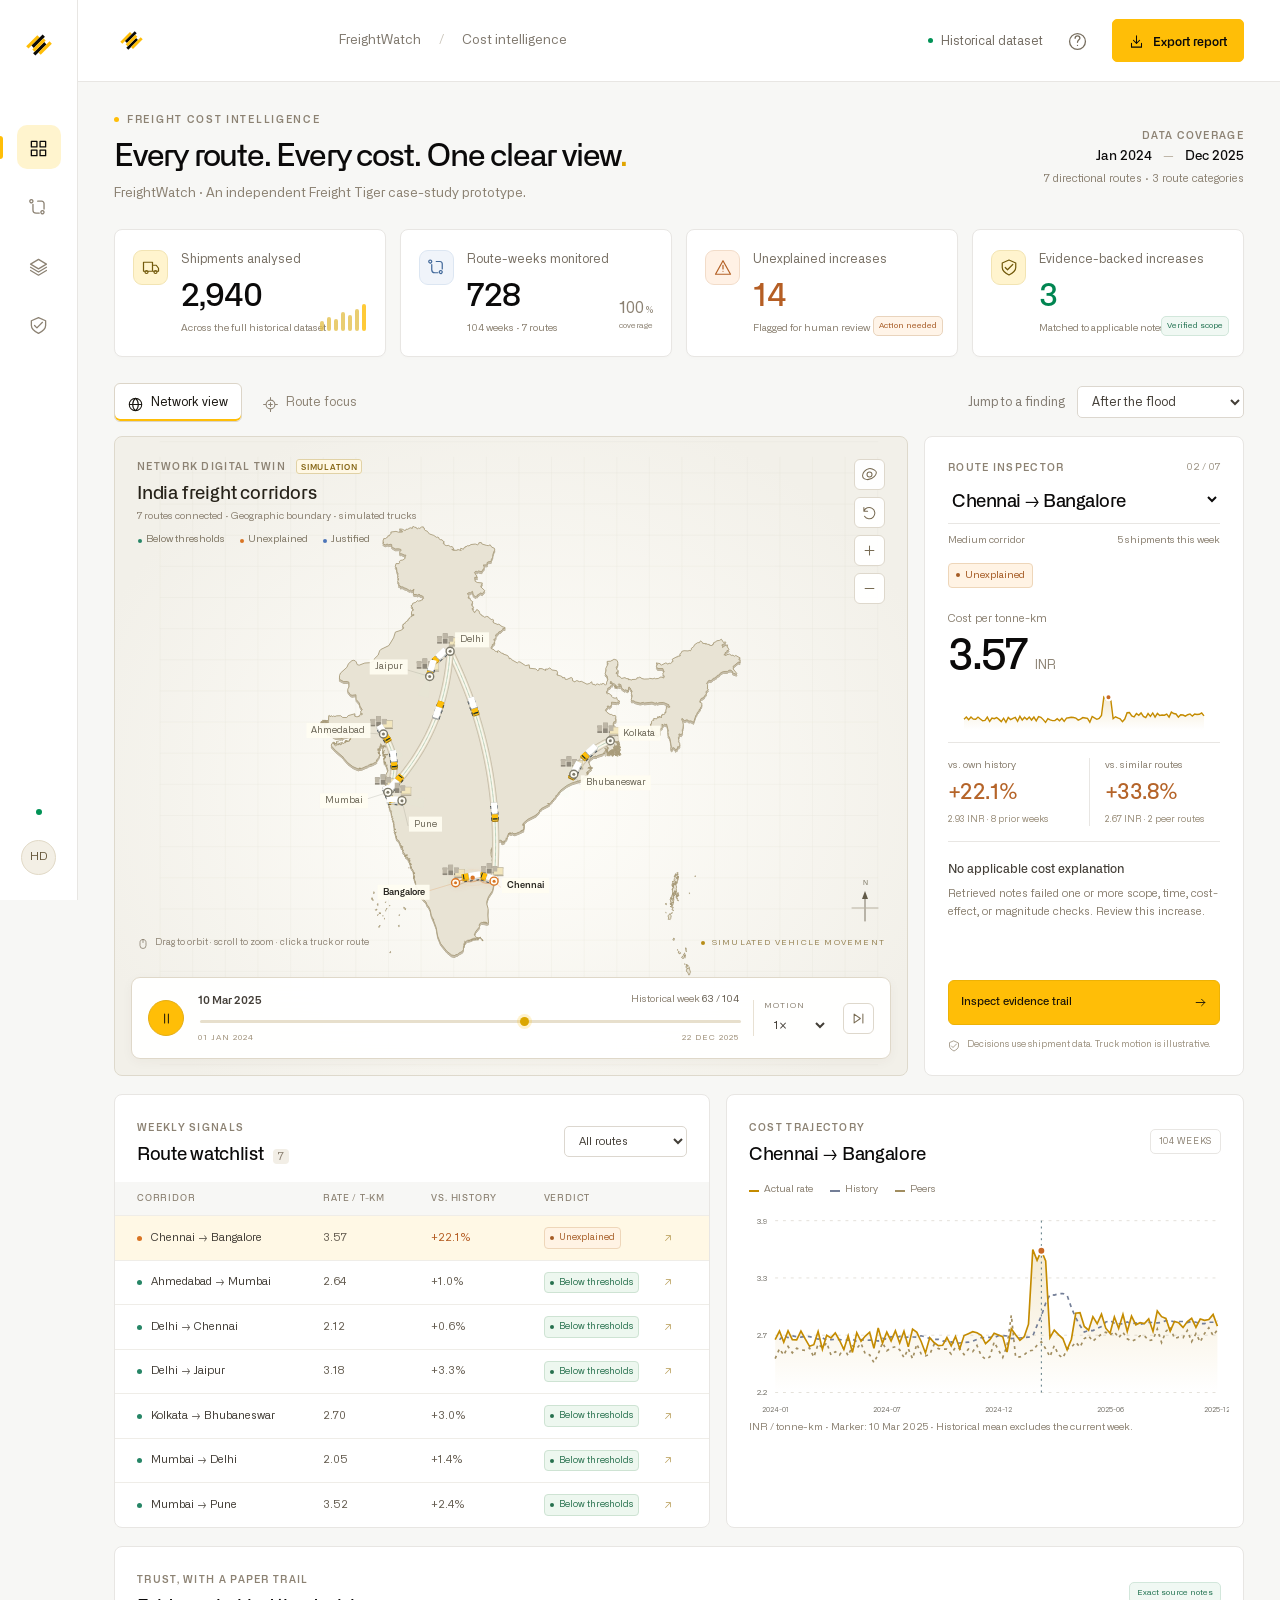
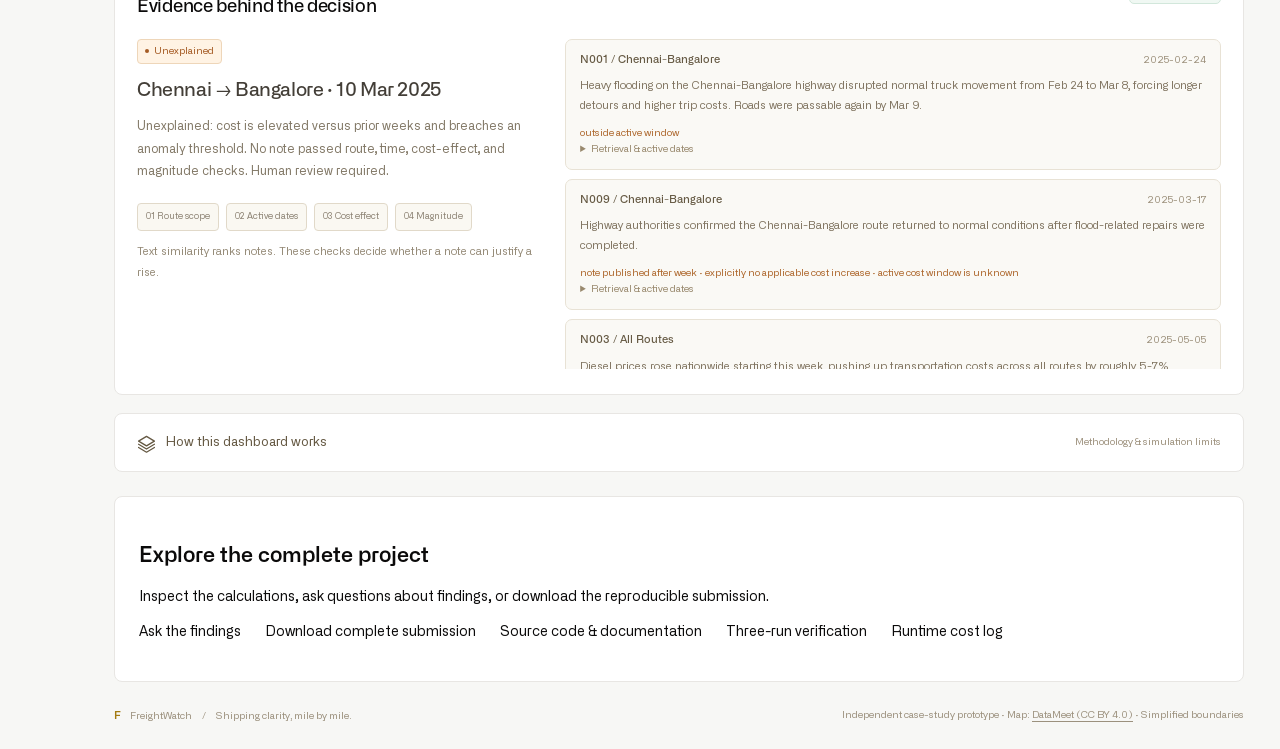
<file: index.html>
<!doctype html>
<html lang="en"><head><meta charset="UTF-8"><meta name="viewport" content="width=device-width,initial-scale=1"><meta name="theme-color" content="#0b1018"><meta name="description" content="Explore freight-cost anomalies in a 3D logistics network with simulated trucks and inspectable evidence."><title>FreightWatch | Freight Tiger Case Study</title><link rel="preload" href="assets/alliance-regular.woff2" as="font" type="font/woff2" crossorigin><link rel="stylesheet" href="styles.css"><link rel="stylesheet" href="brand.css"></head>
<body>
<aside class="rail"><a class="brand-mark" href="#" aria-label="FreightWatch home"><img src="assets/freight-tiger-logo.svg" alt="Freight Tiger"></a><div class="rail-nav"><button class="nav active" data-go="top" aria-label="Network overview" title="Network overview" data-icon="grid"></button><button class="nav" data-go="analysis" aria-label="Route analytics" title="Route analytics" data-icon="route"></button><button class="nav" data-go="evidence" aria-label="Evidence library" title="Evidence library" data-icon="layers"></button><button class="nav" data-go="method" aria-label="Methodology" title="Methodology" data-icon="shield"></button></div><div class="rail-bottom"><span class="online-dot"></span><div class="avatar">HD</div></div></aside>
<div class="workspace" id="top"><header><a class="wordmark" href="https://freighttiger.com/" target="_blank" rel="noopener"><img src="assets/freight-tiger-logo.svg" alt="Freight Tiger"></a><div class="breadcrumb">FreightWatch <span>/</span> Cost intelligence</div><div class="header-right"><span class="data-chip"><i></i>Historical dataset</span><button class="icon-button" id="helpBtn" aria-label="Open dashboard guide" data-icon="help"></button><a class="export" href="output.csv" download><span data-icon="download"></span>Export report</a></div></header>
<main><div class="page-heading"><div><div class="overline"><span></span> FREIGHT COST INTELLIGENCE</div><h1>Every route. Every cost. One clear view<span>.</span></h1><p>FreightWatch · An independent Freight Tiger case-study prototype.</p></div><div class="coverage"><span class="tiny-label">DATA COVERAGE</span><strong>Jan 2024 <span>—</span> Dec 2025</strong><span>7 directional routes · 3 route categories</span></div></div>
<section class="stats" aria-label="Full dataset metrics"><article><span class="stat-icon" data-icon="truck"></span><div><div class="stat-label">Shipments analysed</div><strong>2,940</strong><small>Across the full historical dataset</small></div><span class="micro-bars"><i></i><i></i><i></i><i></i><i></i><i></i><i></i></span></article><article><span class="stat-icon blue" data-icon="route"></span><div><div class="stat-label">Route-weeks monitored</div><strong>728</strong><small>104 weeks · 7 routes</small></div><span class="stat-end">100<span>%</span><small>coverage</small></span></article><article><span class="stat-icon orange" data-icon="alert"></span><div><div class="stat-label">Unexplained increases</div><strong class="warm">14</strong><small>Flagged for human review</small></div><span class="pill orange">Action needed</span></article><article><span class="stat-icon" data-icon="shield"></span><div><div class="stat-label">Evidence-backed increases</div><strong class="mint">3</strong><small>Matched to applicable notes</small></div><span class="pill green">Verified scope</span></article></section>
<div class="commandbar"><div class="tabs"><button class="tab active" id="networkTab"><span data-icon="globe"></span>Network view</button><button class="tab" id="focusTab"><span data-icon="target"></span>Route focus</button></div><div class="scenario"><label for="scenario">Jump to a finding</label><select id="scenario"><option value="flood-after">After the flood</option><option value="flood">Flood disruption</option><option value="festival">Festival surcharge</option><option value="spike">Unexplained spike</option><option value="peer">Peer anomaly</option></select></div></div>
<section class="main-grid"><div class="scene-panel"><canvas id="world" aria-label="Interactive 3D schematic of Indian shipping routes with simulated moving trucks"></canvas><div class="scene-top"><div><div class="tiny-label">NETWORK DIGITAL TWIN <span class="beta">SIMULATION</span></div><h2>India freight corridors</h2><p id="sceneCaption">7 routes connected · Geographic India boundary · simulated trucks</p></div><div class="scene-tools"><button id="orbit" class="tool" title="Toggle automatic camera orbit" aria-label="Toggle automatic camera orbit" data-icon="orbit"></button><button id="resetCamera" class="tool" title="Reset to north-up India map" aria-label="Reset to north-up India map" data-icon="reset"></button><button id="zoomIn" class="tool" title="Zoom in" aria-label="Zoom in" data-icon="plus"></button><button id="zoomOut" class="tool" title="Zoom out" aria-label="Zoom out" data-icon="minus"></button></div></div><div class="scene-key"><span><i class="key-dot teal"></i>Below thresholds</span><span><i class="key-dot orange"></i>Unexplained</span><span><i class="key-dot blue"></i>Justified</span></div><div class="view-badge"><span class="pulse-dot"></span><span>SIMULATED VEHICLE MOVEMENT</span></div><div class="map-tooltip" id="mapTooltip" hidden></div><div class="map-instruction"><span data-icon="mouse"></span>Drag to orbit · scroll to zoom · click a truck or route</div><div class="playback"><button id="playPause" class="play" aria-label="Pause truck animation" data-icon="pause"></button><div class="timeline-main"><div class="timeline-label"><strong id="weekLabel">10 Mar 2025</strong><span>Historical week <b id="weekIndex"></b></span></div><label class="sr" for="timeline">Select historical week</label><input type="range" id="timeline" min="0" max="103" value="62"><div class="timeline-ends"><span>01 JAN 2024</span><span>22 DEC 2025</span></div></div><div class="speed"><label for="speed">MOTION</label><select id="speed"><option value="0.5">0.5×</option><option value="1" selected>1×</option><option value="2">2×</option><option value="4">4×</option></select></div><button id="advanceWeek" class="tool" title="Next historical week" aria-label="Next historical week" data-icon="next"></button></div></div>
<aside class="route-panel" aria-live="polite"><div class="panel-kicker"><span class="tiny-label">ROUTE INSPECTOR</span><span class="route-number" id="routeNumber">03 / 07</span></div><label class="sr" for="routeSelect">Inspect a route</label><select id="routeSelect" class="route-select"></select><div class="route-subline"><span id="routeType"></span><span id="routeShipments"></span></div><div class="route-status" id="routeStatus"></div><div class="rate-hero"><span>Cost per tonne-km</span><div><strong id="routeRate"></strong><span>INR</span></div><div class="mini-chart" id="miniChart"></div></div><div class="comparison"><div><span>vs. own history</span><strong id="historyPct"></strong><small id="historyBase"></small></div><div><span>vs. similar routes</span><strong id="peerPct"></strong><small id="peerBase"></small></div></div><div class="evidence-callout" id="routeEvidence"></div><button class="inspect-button" id="inspectEvidence">Inspect evidence trail <span data-icon="arrow"></span></button><div class="route-foot"><span data-icon="shield"></span>Decisions use shipment data. Truck motion is illustrative.</div></aside></section>
<section class="analytics-grid" id="analysis"><div class="panel queue"><div class="panel-heading"><div><span class="tiny-label">WEEKLY SIGNALS</span><h2>Route watchlist <span id="queueCount"></span></h2></div><label class="sr" for="queueFilter">Filter routes</label><select id="queueFilter"><option value="all">All routes</option><option value="unexplained">Unexplained</option><option value="justified">Justified</option></select></div><div class="table-wrap"><table><thead><tr><th>Corridor</th><th>Rate / t-km</th><th>vs. history</th><th>Verdict</th><th></th></tr></thead><tbody id="queueBody"></tbody></table></div></div><div class="panel trends"><div class="panel-heading"><div><span class="tiny-label">COST TRAJECTORY</span><h2 id="trendTitle">Chennai → Bangalore</h2></div><span class="period-badge">104 WEEKS</span></div><div class="trend-legend"><span><i></i>Actual rate</span><span><i class="history"></i>History</span><span><i class="peer"></i>Peers</span></div><div id="trendChart"></div><div class="trend-note" id="trendNote"></div></div></section>
<section class="panel evidence-panel" id="evidence"><div class="panel-heading"><div><span class="tiny-label">TRUST, WITH A PAPER TRAIL</span><h2>Evidence behind the decision</h2></div><span class="pill green">Exact source notes</span></div><div class="evidence-layout"><div class="decision"><div id="decisionLabel"></div><h3 id="decisionTitle"></h3><p id="decisionText"></p><div class="gates"><span>01 Route scope</span><span>02 Active dates</span><span>03 Cost effect</span><span>04 Magnitude</span></div><p class="small-muted">Text similarity ranks notes. These checks decide whether a note can justify a rise.</p></div><div class="note-list" id="noteList"></div></div></section>
<section class="panel method" id="method"><details><summary><span data-icon="layers"></span>How this dashboard works <span>Methodology & simulation limits</span></summary><div class="method-grid"><div><h3>Measured, not animated</h3><p>All rates, baselines, flags, and evidence come from the supplied shipment and context data. Weekly rate is total freight divided by total tonne-km. History uses only the prior eight calendar weeks; peers exclude the route itself.</p></div><div><h3>Geographic map, simulated movement</h3><p>The India outline is derived from DataMeet’s Survey of India-based GeoJSON, simplified for display. Truck locations, speeds, counts, roads, and buildings are visual simulation elements. They are not GPS feeds, real-time shipment statuses, actual road geometries, or ETA predictions. Each scene represents your selected historical week.</p></div><div><h3>Explainable policy</h3><p>A candidate is ≥5% above history and either ≥15% above history or ≥20% above peers. Evidence must pass route, time, cost-effect, and magnitude checks. Applicable evidence supports a plausible explanation, not complete causal proof.</p></div></div></details></section>
<section class="panel" style="padding:24px;margin-top:24px" aria-label="Submission resources"><h2>Explore the complete project</h2><p>Inspect the calculations, ask questions about findings, or download the reproducible submission.</p><p style="display:flex;flex-wrap:wrap;gap:24px"><a href="results/dashboard.html#assistant">Ask the findings</a><a href="FreightWatch_Submission.zip" download>Download complete submission</a><a href="https://github.com/harshdubey1234/freightwatch-dashboard">Source code &amp; documentation</a><a href="results/reproducibility.json">Three-run verification</a><a href="results/cost_log.json">Runtime cost log</a></p></section><footer><span><span class="footer-mark">F</span> FreightWatch <b>/</b> Shipping clarity, mile by mile.</span><span>Independent case-study prototype · Map: <a href="https://github.com/datameet/maps" target="_blank" rel="noopener">DataMeet (CC BY 4.0)</a> · Simplified boundaries</span></footer></main></div>
<dialog id="guide"><button id="closeGuide" class="dialog-close" aria-label="Close guide">×</button><div class="overline">WELCOME TO FREIGHTWATCH</div><h2>Your network. A new perspective.</h2><p>Explore real freight findings in an illustrative 3D network.</p><ol><li><strong>Choose a scenario</strong> to jump to a meaningful historical week.</li><li><strong>Drag the scene</strong> to rotate it. Scroll or use + / − to zoom.</li><li><strong>Click a moving truck</strong>, road, city, or watchlist row to inspect its route.</li><li><strong>Scrub the timeline</strong> to change the week. Pause freezes the truck animation.</li><li><strong>Inspect the evidence</strong> to see exact notes and rejected explanations.</li></ol><p class="small-muted">Motion is simulated. Cost findings are based on the supplied dataset.</p><button class="inspect-button" id="startExplore">Explore the network <span data-icon="arrow"></span></button></dialog>
<div id="loading"><div class="loader-mark">F</div><span>Connecting your network…</span></div>
<script src="india-boundary.js"></script><script src="app.js"></script><script src="world.js"></script>
</body></html>
</file>
<file: styles.css>
:root{--bg:#0b1018;--panel:#101823;--line:#202c3a;--text:#edf4fa;--muted:#8092a7;--green:#63e6ba;--blue:#73a8ff;--orange:#ffab75;--font:'DM Sans',sans-serif;--display:'Manrope',sans-serif}*{box-sizing:border-box}html{scroll-behavior:smooth;scroll-padding-top:24px}body{margin:0;background:var(--bg);color:var(--text);font:14px/1.5 var(--font);-webkit-font-smoothing:antialiased}button,select,input{font:inherit}button,a,select,input{ -webkit-tap-highlight-color:transparent}button{cursor:pointer}a{color:inherit;text-decoration:none}button:focus-visible,a:focus-visible,select:focus-visible,input:focus-visible,summary:focus-visible{outline:2px solid var(--green);outline-offset:4px}button{color:inherit}svg.icon{width:19px;height:19px;stroke:currentColor;fill:none;stroke-width:1.65;stroke-linecap:round;stroke-linejoin:round;vertical-align:middle}button svg{pointer-events:none}.rail{width:78px;position:fixed;inset:0 auto 0 0;background:#0d141e;border-right:1px solid var(--line);z-index:20;display:flex;align-items:center;flex-direction:column;padding:25px 0}.brand-mark{font:800 30px var(--display);color:var(--green);line-height:1;position:relative}.brand-mark span{position:absolute;width:9px;height:4px;background:var(--green);bottom:-4px;right:-4px;transform:skew(-30deg)}.rail-nav{display:flex;flex-direction:column;gap:15px;margin-top:66px}.nav{width:44px;height:44px;background:none;border:0;border-radius:10px;color:#687c93;transition:.2s}.nav:hover,.nav.active{color:var(--green);background:#19332e}.nav.active:before{content:'';position:absolute;left:0;height:23px;width:3px;background:var(--green);border-radius:0 3px 3px 0}.rail-bottom{margin-top:auto;display:flex;flex-direction:column;align-items:center;gap:25px}.avatar{width:35px;height:35px;border-radius:50%;background:#263b3d;border:1px solid #415956;display:grid;place-items:center;font-size:10px;color:#b8d5cb}.online-dot{width:6px;height:6px;background:var(--green);border-radius:50%;box-shadow:0 0 15px #63e6ba66}.workspace{margin-left:78px}header{height:82px;padding:0 36px;border-bottom:1px solid var(--line);display:flex;align-items:center;gap:50px;background:#0c121c}.wordmark{font:800 22px var(--display);letter-spacing:-.8px}.wordmark span{font-weight:500;color:#8aa0b2}.wordmark sup{font:650 9px var(--font);color:var(--green);border:1px solid #315849;border-radius:4px;padding:2px 4px;position:relative;top:-5px;margin-left:8px;letter-spacing:0}.breadcrumb{color:#91a0b0;font-size:12px}.breadcrumb span{margin:0 15px;color:#384c60}.header-right{margin-left:auto;display:flex;align-items:center;gap:20px}.data-chip{color:#9cabba;font-size:11px;display:flex;align-items:center;gap:8px}.data-chip i{width:5px;height:5px;background:var(--green);border-radius:100%}.icon-button{border:0;background:none;color:var(--muted);padding:5px}.export{background:#1d2a37;border:1px solid #324152;border-radius:7px;display:flex;gap:9px;align-items:center;padding:9px 14px;font-size:11px;font-weight:600}.export:hover{background:#293b4c}.export .icon{width:15px}main{padding:30px 36px 0;max-width:2000px;margin:auto}.page-heading{display:flex;justify-content:space-between;align-items:center;margin-bottom:25px}.overline{font-size:9px;letter-spacing:2.1px;font-weight:650;color:#96aabd;display:flex;align-items:center;gap:8px}.overline>span{width:5px;height:5px;background:var(--green);border-radius:50%}h1{font:650 clamp(24px,2.3vw,37px)/1.25 var(--display);letter-spacing:-1.3px;margin:11px 0 8px}h1>span{color:var(--green)}.page-heading p{color:var(--muted);font-size:12px;margin:0}.coverage{display:flex;flex-direction:column;text-align:right;gap:4px}.tiny-label{font-size:9px;letter-spacing:1.5px;color:#8198ad;font-weight:650}.coverage strong{font-size:12px;font-weight:500}.coverage strong span{color:#465c70;margin:0 8px}.coverage>span:last-child{font-size:10px;color:#667c91}.stats{display:grid;grid-template-columns:repeat(4,1fr);gap:14px;margin-bottom:26px}.stats article{padding:20px 18px;border:1px solid var(--line);background:linear-gradient(120deg,#131e29,#101722);border-radius:10px;display:flex;align-items:flex-start;gap:13px;position:relative;overflow:hidden}.stat-icon{color:var(--green);background:#17362e;border:1px solid #28483d;display:grid;place-items:center;border-radius:9px;width:35px;height:35px;flex-shrink:0}.stat-icon.blue{color:var(--blue);background:#1b2b44;border-color:#2b3e5d}.stat-icon.orange{color:var(--orange);background:#392b26;border-color:#513930}.stat-icon .icon{width:18px}.stat-label{font-size:10px;color:#a3b0be}.stats strong{display:block;font:650 30px/1.25 var(--display);letter-spacing:-.9px;margin:8px 0 5px}.stats small{display:block;font-size:9px;color:#60778c}.warm{color:var(--orange)}.mint{color:var(--green)}.pill{display:inline-flex;align-items:center;gap:5px;padding:4px 7px;border:1px solid;border-radius:5px;font-size:8px;white-space:nowrap}.pill.orange{color:var(--orange);border-color:#503b30;background:#352920}.pill.green{color:var(--green);border-color:#2b473e;background:#172c26}.stats .pill{position:absolute;right:14px;top:21px;font-size:7px;padding:3px 5px}.micro-bars{height:26px;display:flex;gap:3px;align-items:flex-end;position:absolute;bottom:25px;right:19px;opacity:.8}.micro-bars i{height:10px;width:4px;background:#3f8d76;border-radius:2px}.micro-bars i:nth-child(2){height:14px}.micro-bars i:nth-child(3){height:12px}.micro-bars i:nth-child(4){height:19px}.micro-bars i:nth-child(5){height:16px}.micro-bars i:nth-child(6){height:22px}.micro-bars i:nth-child(7){height:27px;background:var(--green)}.stat-end{position:absolute;right:18px;bottom:24px;font-size:16px;color:#8fa9bf}.stat-end span{font-size:9px;margin-left:2px}.stat-end small{font-size:8px!important}.commandbar{display:flex;justify-content:space-between;align-items:center;margin-bottom:14px}.tabs{display:flex;gap:7px}.tab{display:flex;align-items:center;gap:8px;border:1px solid transparent;background:none;color:#71869b;border-radius:6px;padding:9px 13px;font-size:11px}.tab .icon{width:15px;height:15px}.tab.active{background:#1a2a32;color:#bdeddf;border-color:#2b4146}.scenario{display:flex;align-items:center;gap:12px;font-size:10px;color:var(--muted)}select{color:#c0cbd7;background:#151f2c;border:1px solid #2b394a;border-radius:6px;padding:8px 27px 8px 10px;font-size:10px;cursor:pointer;color-scheme:dark}.main-grid{display:grid;grid-template-columns:minmax(0,1fr) 295px;gap:16px}.scene-panel{height:580px;position:relative;border-radius:12px;border:1px solid #293747;overflow:hidden;background:radial-gradient(ellipse at 50% 55%,#15313b 0%,#101c29 43%,#0d1722 75%)}#world{display:block;width:100%;height:100%;touch-action:none;cursor:grab}#world.dragging{cursor:grabbing}.scene-top{position:absolute;inset:22px 22px auto;display:flex;justify-content:space-between;pointer-events:none}.scene-top h2{font:550 16px var(--display);margin:9px 0 4px;letter-spacing:-.2px}.scene-top p{font-size:9px;color:#5f7a90;margin:0}.beta{font-size:7px;color:#7fc2b5;border:1px solid #2f5753;border-radius:3px;padding:2px 4px;margin-left:7px;letter-spacing:.7px}.scene-tools{display:flex;flex-direction:column;gap:7px;pointer-events:auto}.tool{background:#162332e8;border:1px solid #2c4052;color:#90a8bd;border-radius:6px;width:31px;height:31px;display:grid;place-items:center}.tool:hover,.tool.active{background:#254339;border-color:#49806b;color:var(--green)}.tool .icon{width:15px;height:15px}.scene-key{position:absolute;top:95px;left:23px;display:flex;gap:15px;font-size:8px;color:#8ba1b3;pointer-events:none}.key-dot{display:inline-block;width:4px;height:4px;border-radius:50%;margin-right:4px;vertical-align:middle}.key-dot.teal{background:var(--green)}.key-dot.orange{background:var(--orange)}.key-dot.blue{background:var(--blue)}.view-badge{position:absolute;right:22px;bottom:126px;display:flex;align-items:center;gap:7px;color:#7c9eaa;font-size:7px;letter-spacing:1.2px;pointer-events:none}.pulse-dot{width:4px;height:4px;border-radius:50%;background:var(--green);box-shadow:0 0 10px #63e6ba}.map-instruction{position:absolute;bottom:125px;left:22px;display:flex;gap:6px;align-items:center;color:#6d8ba0;font-size:8px;pointer-events:none}.map-instruction .icon{width:12px;height:12px}.playback{position:absolute;left:16px;right:16px;bottom:16px;display:flex;align-items:center;gap:16px;padding:14px 16px;background:#101d2ae8;backdrop-filter:blur(18px);border:1px solid #2c4050;border-radius:9px;box-shadow:0 7px 20px #0003}.play{width:36px;height:36px;border:1px solid #467866;border-radius:50%;background:#254d41;color:#a4f5d9;display:grid;place-items:center;flex-shrink:0}.play .icon{width:15px;height:15px}.timeline-main{flex:1}.timeline-label{display:flex;justify-content:space-between;font-size:9px}.timeline-label strong{font-weight:550;color:#dce9f0}.timeline-label span{color:#758da2;font-size:8px}.timeline-label b{font-weight:400;color:#a6c0d2}.timeline-ends{display:flex;justify-content:space-between;font-size:6px;letter-spacing:1px;color:#5e7a90;margin-top:2px}input[type=range]{width:100%;height:3px;appearance:none;background:#2b4050;border-radius:5px;cursor:pointer;accent-color:var(--green)}input[type=range]::-webkit-slider-thumb{appearance:none;width:9px;height:9px;background:#a0f1d5;border-radius:50%;box-shadow:0 0 0 3px #63e6ba22}.speed{padding-left:10px;border-left:1px solid #2a3b4a;display:flex;flex-direction:column;gap:3px}.speed label{font-size:6px;color:#7891a5;letter-spacing:1px}.speed select{font-size:9px;padding:3px 12px 3px 5px;background:transparent;border-color:transparent}.map-tooltip{position:absolute;padding:9px 12px;background:#111e2ff5;border:1px solid #385165;border-radius:7px;z-index:6;pointer-events:none;font-size:10px;box-shadow:0 5px 20px #0005;max-width:220px}.map-tooltip small{display:block;color:var(--muted);font-size:8px;margin-top:4px}.route-panel{background:linear-gradient(150deg,#14202b,#101722);border:1px solid var(--line);border-radius:12px;padding:21px;display:flex;flex-direction:column;min-width:0}.panel-kicker{display:flex;justify-content:space-between}.route-number{font-size:8px;color:#50677e}.route-select{width:100%;background:transparent;border:0;border-bottom:1px solid #273646;border-radius:0;padding:17px 0 11px;font:550 17px var(--display);letter-spacing:-.5px;color:#eef4fa}.route-subline{display:flex;justify-content:space-between;font-size:8px;color:#758ca1;margin-top:9px}.route-status{margin-top:15px}.status{font-size:8px;border-radius:4px;padding:4px 7px;display:inline-flex;align-items:center;gap:5px;background:#21332e;color:var(--green);border:1px solid #32493f}.status:before{content:'';width:4px;height:4px;border-radius:50%;background:currentColor}.status.unexplained{color:var(--orange);background:#392c25;border-color:#584032}.status.justified{color:var(--blue);background:#202e45;border-color:#344b6d}.rate-hero{margin-top:20px}.rate-hero>span{font-size:9px;color:#8498ac}.rate-hero>div:not(.mini-chart){display:flex;align-items:baseline;gap:8px}.rate-hero strong{font:550 43px/1.3 var(--display);letter-spacing:-2px}.rate-hero>div>span{font-size:10px;color:#667f94}.mini-chart{height:45px;margin:2px 0 10px}.mini-chart svg{width:100%;height:100%;overflow:visible}.comparison{border-top:1px solid #273646;border-bottom:1px solid #273646;padding:15px 0;display:grid;grid-template-columns:1fr 1fr;gap:10px}.comparison>div+div{border-left:1px solid #273646;padding-left:15px}.comparison span{display:block;font-size:8px;color:#8398aa}.comparison strong{display:block;font:600 19px var(--display);letter-spacing:-.6px;margin:7px 0;color:var(--orange)}.comparison small{display:block;font-size:7px;color:#60788f}.evidence-callout{font-size:9px;line-height:1.7;color:#93a7b9;margin:17px 0;min-height:60px}.evidence-callout strong{display:block;color:#d3dee9;font-size:10px;margin-bottom:5px;font-weight:500}.inspect-button{display:flex;align-items:center;justify-content:space-between;width:100%;background:#1e3d35;border:1px solid #345e4f;border-radius:6px;padding:10px 11px;color:#ade4d0;font-size:9px;margin-top:auto;gap:10px}.inspect-button:hover{background:#2c5447}.inspect-button .icon{width:13px}.route-foot{display:flex;gap:7px;margin-top:13px;color:#5c7489;font-size:7px;line-height:1.5}.route-foot .icon{width:12px;height:12px;flex-shrink:0}.analytics-grid{display:grid;grid-template-columns:1.15fr 1fr;gap:16px;margin-top:18px}.panel{border:1px solid var(--line);border-radius:10px;background:var(--panel);overflow:hidden}.panel-heading{display:flex;align-items:center;justify-content:space-between;padding:22px 22px 16px}.panel-heading h2{font:550 16px var(--display);letter-spacing:-.3px;margin:6px 0 0}.panel-heading h2 span{display:inline-block;border-radius:4px;background:#22323e;padding:1px 5px;color:#88a0b4;font:9px var(--font);margin-left:6px}.table-wrap{overflow:auto}table{border-collapse:collapse;width:100%;font-size:10px}th{text-align:left;font-size:7px;font-weight:500;letter-spacing:.8px;text-transform:uppercase;color:#586e85;background:#121c27;padding:10px 22px;white-space:nowrap}td{padding:11px 22px;border-top:1px solid #1b2734;color:#aab9c8;white-space:nowrap}tr.selected{background:#192c32}tbody tr:hover{background:#1b2b37}.route-cell{background:none;border:0;padding:0;display:flex;align-items:center;gap:9px;color:#c3d1dd;font-size:10px;text-align:left}.route-cell i{width:5px;height:5px;background:var(--green);border-radius:50%;box-shadow:0 0 8px #63e6ba25;flex-shrink:0}.route-cell i.unexplained{background:var(--orange)}.route-cell i.justified{background:var(--blue)}td .status{font-size:7px;padding:3px 5px}td:last-child{padding-left:0;padding-right:13px;color:#637f94}.period-badge{font-size:7px;color:#738b9f;border:1px solid #2a3a4c;padding:5px 8px;border-radius:5px;letter-spacing:.7px}.trend-legend{display:flex;gap:17px;padding:0 22px;font-size:8px;color:#7e95ab}.trend-legend i{display:inline-block;width:10px;height:2px;background:var(--green);vertical-align:middle;margin-right:5px}.trend-legend i.history{background:#7c95d5}.trend-legend i.peer{background:#9b805b}#trendChart{padding:10px 14px 0}#trendChart svg{width:100%;height:auto;display:block}.trend-note{font-size:8px;line-height:1.6;color:#637e93;padding:2px 22px 17px}.evidence-panel{margin-top:18px}.evidence-layout{display:grid;grid-template-columns:.85fr 1.4fr;gap:30px;padding:5px 22px 25px}.decision h3{font:550 17px var(--display);letter-spacing:-.4px;margin:15px 0 9px}.decision>p{color:#91a6b9;font-size:10px;line-height:1.8}.gates{display:flex;gap:7px;flex-wrap:wrap;margin-top:20px}.gates span{font-size:7px;border:1px solid #2b3c4c;color:#8aa4b8;padding:6px 8px;border-radius:4px}.small-muted{font-size:9px!important;color:#627c91!important;line-height:1.8}.note-list{max-height:330px;overflow:auto;scrollbar-width:thin;scrollbar-color:#2c4355 transparent}.note{background:#13202c;border:1px solid #283a49;border-radius:7px;margin-bottom:9px;padding:12px 14px}.note-top{display:flex;justify-content:space-between;align-items:center}.note-top b{font-size:9px;font-weight:500;color:#afc8da}.note-top small{font-size:7px;color:#7893a9}.note p{font-size:9px;color:#94a9ba;line-height:1.8;margin:8px 0}.note .rejection{font-size:8px;color:#c29c80;margin:0}.note.eligible{border-color:#376455;background:#172b28}.note.eligible .rejection{color:#81ceb0}.note details summary{font-size:8px;color:#758fa3;cursor:pointer}.method{margin-top:18px;padding:18px 22px}.method summary{font-size:11px;cursor:pointer;list-style:none;display:flex;align-items:center;gap:10px;color:#b2c5d5}.method summary>.icon{width:15px}.method summary>span:last-child{margin-left:auto;font-size:8px;color:#6d859a}.method-grid{display:grid;grid-template-columns:repeat(3,1fr);gap:30px;padding-top:20px}.method-grid h3{font-size:11px;font-weight:500}.method-grid p{font-size:10px;line-height:1.9;color:#8098ac}footer{display:flex;justify-content:space-between;align-items:center;color:#4f687f;font-size:8px;padding:25px 0}footer b{font-weight:400;margin:0 8px}.footer-mark{color:#89b3a4;font-weight:700;font-size:11px;margin-right:7px}dialog{color:var(--text);background:linear-gradient(145deg,#1b2d39,#111c29);border:1px solid #3d5666;border-radius:16px;max-width:490px;width:calc(100% - 30px);padding:34px;box-shadow:0 30px 100px #0008}dialog::backdrop{background:#050b14bb;backdrop-filter:blur(8px)}dialog h2{font:550 25px var(--display);letter-spacing:-1px;margin-top:18px}dialog p,dialog li{font-size:12px;color:#9aafbf;line-height:1.8}dialog ol{padding-left:18px}dialog li{margin-bottom:12px}dialog strong{color:#dae7ee;font-weight:500}dialog .inspect-button{margin-top:23px;padding:12px;font-size:11px}.dialog-close{position:absolute;right:14px;top:10px;font-size:25px;background:none;border:0;color:#8fa5b7}#loading{position:fixed;inset:0;z-index:100;background:#0b1018;display:flex;flex-direction:column;align-items:center;justify-content:center;gap:20px;color:#6f8d9d;font-size:12px;transition:opacity .4s}.loader-mark{font:800 50px var(--display);color:var(--green);animation:breathe 1.4s infinite}@keyframes breathe{50%{opacity:.4;transform:translateY(-5px)}}.sr{position:absolute;width:1px;height:1px;padding:0;margin:-1px;overflow:hidden;clip:rect(0,0,0,0);border:0}@media(min-width:1600px){.scene-panel{height:650px}.route-panel{padding:25px}.route-select{font-size:21px}.rate-hero{margin-top:30px}.rate-hero strong{font-size:52px}.mini-chart{height:55px}.comparison{padding:22px 0}.evidence-callout{font-size:11px}.inspect-button{font-size:11px}}@media(max-width:1250px){header{gap:20px;padding:0 24px}.breadcrumb{display:none}main{padding:25px 24px 0}.stats article{padding:16px 13px;gap:9px}.stats .pill{display:none}.stat-icon{width:29px;height:29px}.stats strong{font-size:27px}.micro-bars,.stat-end{display:none}.main-grid{grid-template-columns:minmax(0,1fr) 270px}.scene-panel{height:560px}.scene-key{gap:8px}.view-badge{display:none}.route-panel{padding:18px}.route-select{font-size:15px}.analytics-grid{grid-template-columns:1fr 1fr}td,th{padding-left:14px;padding-right:14px}.table-wrap{font-size:9px}.route-cell{font-size:9px}.timeline-label span{display:none}}
@media(max-width:1000px){.rail{width:60px}.workspace{margin-left:60px}header{height:70px}.header-right{gap:12px}.data-chip{display:none}.coverage{display:none}.stats{grid-template-columns:repeat(2,1fr)}.stats .pill{display:block}.main-grid{grid-template-columns:1fr}.scene-panel{height:580px}.route-panel{display:grid;grid-template-columns:1fr 1fr;gap:8px 25px}.panel-kicker,.route-select,.route-subline,.route-status{grid-column:1}.rate-hero{grid-column:2;grid-row:1/5;margin:0}.rate-hero strong{font-size:43px}.mini-chart{height:50px}.comparison{grid-column:1;margin-top:10px}.evidence-callout{grid-column:2;grid-row:5;margin:10px 0}.inspect-button{grid-column:1;margin-top:10px}.route-foot{grid-column:2}.analytics-grid{grid-template-columns:1fr}.evidence-layout{grid-template-columns:1fr 1.2fr}.scene-key{gap:20px}.view-badge{display:flex}}
@media(max-width:650px){.rail{width:47px;padding:24px 0}.rail-nav{gap:13px;margin-top:45px}.nav{width:33px;height:36px}.nav .icon{width:17px}.avatar{width:28px;height:28px;font-size:8px}.brand-mark{font-size:24px}.workspace{margin-left:47px}header{height:65px;padding:0 14px}.wordmark{font-size:18px}.wordmark sup{font-size:7px}.header-right{gap:7px}.icon-button .icon{width:17px}.export{font-size:0;padding:7px;gap:0}.export .icon{width:15px}.page-heading{margin-bottom:19px}h1{font-size:24px;letter-spacing:-1px;max-width:280px}.page-heading p{font-size:10px;max-width:250px;line-height:1.7}.overline{font-size:7px;letter-spacing:1.5px}main{padding:22px 12px 0}.stats{gap:8px;margin-bottom:17px}.stats article{padding:13px 10px;gap:7px}.stat-icon{display:none}.stat-label{font-size:8px}.stats strong{font-size:26px;margin:5px 0}.stats small{font-size:7px}.stats .pill{display:none}.commandbar{align-items:flex-start;gap:10px;flex-direction:column}.tab{font-size:9px;padding:7px 10px}.scenario{width:100%;justify-content:space-between;font-size:8px}.scenario select{font-size:9px}.scene-panel{height:510px;border-radius:9px}.scene-top{inset:16px 14px auto}.scene-top h2{font-size:14px}.scene-top p{font-size:7px}.tiny-label{font-size:7px;letter-spacing:1.2px}.beta{font-size:6px;margin-left:4px}.scene-tools{margin-top:65px;gap:5px}.tool{width:27px;height:27px}.scene-key{top:90px;left:14px;gap:9px;font-size:6px}.scene-key i{width:3px;height:3px}.map-instruction{left:14px;bottom:111px;font-size:6px;max-width:210px}.view-badge{display:none}.playback{left:9px;right:9px;bottom:10px;gap:9px;padding:12px 9px}.play{width:29px;height:29px}.timeline-label strong{font-size:8px}.timeline-ends{font-size:5px;letter-spacing:.5px}.speed{padding-left:6px}.speed label{font-size:5px}#advanceWeek{display:none}.route-panel{padding:17px;gap:5px 15px}.route-select{font-size:12px;letter-spacing:-.5px;padding:14px 0 9px}.route-subline{font-size:6px;gap:4px}.rate-hero>span{font-size:7px}.rate-hero strong{font-size:35px}.rate-hero>div>span{font-size:8px}.mini-chart{height:45px}.comparison{padding:12px 0;gap:4px}.comparison>div+div{padding-left:8px}.comparison span{font-size:6px}.comparison strong{font-size:15px}.comparison small{font-size:6px}.evidence-callout{font-size:7px;line-height:1.8}.evidence-callout strong{font-size:8px}.inspect-button{font-size:7px;padding:8px}.route-foot{font-size:6px}.route-foot .icon{width:9px}.panel-heading{padding:17px 14px 12px}.panel-heading h2{font-size:13px}.panel-heading select{font-size:8px;max-width:100px}.evidence-layout{grid-template-columns:1fr;padding:0 14px 17px;gap:13px}.decision h3{font-size:15px}.decision>p{font-size:9px}.note-list{max-height:290px}.method{padding:15px 14px}.method summary{font-size:9px}.method summary>span:last-child{display:none}.method-grid{grid-template-columns:1fr;gap:10px}.method-grid p{font-size:9px}footer{font-size:7px;align-items:flex-start;gap:12px;flex-direction:column;padding:20px 0}.period-badge{font-size:6px}.trend-legend{font-size:7px;padding:0 14px}.status{font-size:6px}.route-status{margin-top:9px}.route-number{font-size:6px}dialog{padding:25px}dialog h2{font-size:22px}}@media(prefers-reduced-motion:reduce){html{scroll-behavior:auto}.loader-mark{animation:none}}
</file>
<file: brand.css>
@font-face{font-family:Alliance;src:url('assets/alliance-regular.woff2') format('woff2');font-weight:400;font-style:normal;font-display:swap}
@font-face{font-family:Alliance;src:url('assets/alliance-medium.woff2') format('woff2');font-weight:500;font-style:normal;font-display:swap}
@font-face{font-family:Alliance;src:url('assets/alliance-semibold.woff2') format('woff2');font-weight:600 900;font-style:normal;font-display:swap}
:root{--bg:#f7f7f5;--panel:#fff;--line:#e8e6e3;--text:#0b0a0a;--muted:#817a70;--green:#b17c00;--blue:#406ba5;--orange:#bd621a;--font:Alliance,Arial,sans-serif;--display:Alliance,Arial,sans-serif}
body{background:#f7f7f5;font-size:14px;color:#0b0a0a}.rail{background:#fff;border-color:#e8e6e3}.brand-mark{width:40px;height:40px;overflow:hidden}.brand-mark img{height:40px;width:200px;max-width:none}.rail-nav{margin-top:60px}.nav{color:#8c8273}.nav:hover,.nav.active{background:#fff4ce;color:#0b0a0a}.nav.active:before{background:#ffbe07}.avatar{background:#f3efe5;border-color:#e1d9c6;color:#66583b;font-size:11px}.online-dot{background:#009256;box-shadow:none}header{background:#fff;border-color:#e8e6e3}.wordmark img{width:175px;height:35px;display:block}.breadcrumb{color:#817a70;font-size:13px}.breadcrumb span{color:#c6c0b5}.data-chip{color:#726b61;font-size:12px}.data-chip i{background:#009256}.icon-button{color:#766d5e}.export{background:#ffbe07;color:#0b0a0a;border-color:#ffbe07;font-size:12px;padding:10px 16px;border-radius:5px}.export:hover{background:#edb000}.overline{color:#8c8273;font-size:10px;letter-spacing:1.7px}.overline>span{background:#ffbe07}h1{font-weight:500;font-size:clamp(26px,2.4vw,39px);letter-spacing:-1.2px}h1>span{color:#e1a500}.page-heading p{font-size:13px;color:#8c8273}.tiny-label{color:#8c8273;font-size:10px;letter-spacing:1.3px}.coverage strong{font-size:13px}.coverage strong span{color:#b6ac9b}.coverage>span:last-child{color:#8c8273;font-size:11px}.stats article{background:#fff;border:1px solid #e8e6e3;border-radius:8px;box-shadow:0 2px 3px #0b0a0a03}.stat-icon{color:#725a0b;background:#fff4ce;border-color:#f2e4b3}.stat-icon.blue{color:#42699a;background:#f0f4fa;border-color:#dce6f2}.stat-icon.orange{color:#b56328;background:#fff1e5;border-color:#f2dcc9}.stat-label{color:#766e62;font-size:12px}.stats strong{font-weight:500;font-size:32px;letter-spacing:-1px}.stats small{color:#8c8273;font-size:10px}.warm{color:#b55e24}.mint{color:#008551}.pill.orange{color:#a55821;border-color:#e9d4bd;background:#fff4e8}.pill.green{color:#247453;border-color:#d2e7db;background:#f0f8f3}.stats .pill{font-size:8px}.micro-bars i{background:#e4c14e}.micro-bars i:nth-child(7){background:#ffbe07}.stat-end{color:#8c8273}.tab{color:#8c8273;font-size:12px}.tab.active{background:#fff;border-color:#dcd5c8;color:#17140e;box-shadow:inset 0 -2px #ffbe07}.scenario{font-size:12px;color:#817a70}select{color:#433e37;background:#fff;border-color:#dcd7cf;font-size:12px;color-scheme:light;border-radius:5px}.scene-panel{background:radial-gradient(ellipse at 50% 55%,#fffefa,#f2f0e9 80%);border-color:#ded9cc;border-radius:8px}.scene-top h2{color:#262219;font-weight:500;font-size:18px}.scene-top p{color:#8c8273;font-size:10px}.beta{color:#846412;border-color:#e1d2a6;background:#fff8e5;font-size:8px}.tool{background:#fffffff2;border-color:#ded8cc;color:#786b53}.tool:hover,.tool.active{background:#fff2c7;border-color:#e4c466;color:#58430b}.scene-key{font-size:10px;color:#817866}.key-dot.teal{background:#268566}.key-dot.orange{background:#d97423}.key-dot.blue{background:#4d75b8}.view-badge{color:#978455;font-size:8px}.pulse-dot{background:#b78d18;box-shadow:none}.map-instruction{color:#8c8273;font-size:9px}.playback{background:#fffffff2;border-color:#dfd8c9;box-shadow:0 3px 12px #4939180a;gap:14px}.play{background:#ffbe07;color:#1f190b;border-color:#e3ad16}.timeline-label{font-size:11px}.timeline-label strong{color:#433e37}.timeline-label span{font-size:10px;color:#8c8273}.timeline-label b{color:#665e51}.timeline-ends{font-size:8px;color:#a0927b}input[type=range]{background:#e7dfcc;accent-color:#e3a600}input[type=range]::-webkit-slider-thumb{background:#dba600;box-shadow:0 0 0 3px #ffbe0733}.speed{border-color:#e8e1d3}.speed label{font-size:8px;color:#8c8273}.speed select{font-size:11px}.map-tooltip{background:#fffdf7f5;border-color:#d7cba9;color:#272117;box-shadow:0 4px 20px #4d39161a}.map-tooltip small{font-size:10px;color:#8c8273}.route-panel{background:#fff;border-color:#e8e6e3;border-radius:8px}.route-number{color:#9c9384;font-size:10px}.route-select{color:#0b0a0a;border-color:#e8e6e3;font-size:18px;font-weight:500}.route-subline{color:#8c8273;font-size:10px}.status{font-size:10px;color:#26704d;background:#edf7ef;border-color:#cee3d3}.status.unexplained{color:#a55b24;background:#fff3e4;border-color:#eed6b9}.status.justified{color:#47658e;background:#edf3fb;border-color:#d3dfef}.rate-hero>span{font-size:11px;color:#8c8273}.rate-hero strong{color:#0b0a0a;font-weight:500}.rate-hero>div>span{font-size:12px;color:#8c8273}.comparison{border-color:#e8e6e3}.comparison>div+div{border-color:#e8e6e3}.comparison span{font-size:10px;color:#8c8273}.comparison strong{color:#b56429;font-size:21px;font-weight:500}.comparison small{color:#978b77;font-size:9px}.evidence-callout{color:#8c8273;font-size:11px;min-height:68px}.evidence-callout strong{color:#433e37;font-size:12px;font-weight:500}.inspect-button{background:#ffbe07;border-color:#edb206;color:#171208;font-size:11px;font-weight:500;padding:12px}.inspect-button:hover{background:#efb100}.route-foot{color:#9b907e;font-size:9px}.panel{background:#fff;border-color:#e8e6e3;border-radius:8px}.panel-heading h2{font-size:18px;font-weight:500;color:#0b0a0a}.panel-heading h2 span{background:#f2eee6;color:#8c8273;font-size:11px}.panel-heading select{font-size:11px}table{font-size:12px}th{background:#f7f7f5;color:#8c8273;font-size:9px}td{border-color:#efede8;color:#665e52;font-size:11px}tr.selected{background:#fff8e5}tbody tr:hover{background:#faf7ee}.route-cell{color:#433e37;font-size:11px}.route-cell i{background:#268566;box-shadow:none}.route-cell i.unexplained{background:#d97423}.route-cell i.justified{background:#4d75b8}td .status{font-size:9px}td:last-child{color:#b5984f}.period-badge{color:#8c8273;border-color:#e8e6e3;font-size:9px}.trend-legend{color:#8c8273;font-size:10px}.trend-legend i{background:#c48b00}.trend-legend i.history{background:#737e97}.trend-legend i.peer{background:#a18d60}.trend-note{font-size:10px;color:#8c8273}.decision h3{font-size:19px;font-weight:500;color:#433e37}.decision>p{color:#817765;font-size:12px;line-height:1.9}.gates span{color:#8c8273;border-color:#e1d9c9;background:#faf8f2;font-size:9px}.small-muted{font-size:11px!important;color:#958a77!important}.note-list{scrollbar-color:#d4c8ae transparent}.note{background:#faf9f5;border-color:#e8e2d5}.note-top b{font-size:11px;color:#655943}.note-top small{font-size:10px;color:#9c907b}.note p{font-size:11px;color:#817561}.note .rejection{font-size:10px;color:#ae682e}.note.eligible{border-color:#cbddc6;background:#f3f8ef}.note.eligible .rejection{color:#4c7e43}.note details summary{font-size:10px;color:#99896e}.method summary{font-size:13px;color:#655943}.method summary>span:last-child{color:#9d917d;font-size:10px}.method-grid h3{font-size:13px;font-weight:500}.method-grid p{font-size:12px;color:#8c8273}footer{font-size:10px;color:#9c917e}.footer-mark{color:#a47b10}footer a{text-decoration:underline;text-underline-offset:3px}dialog{background:#fffdf8;border-color:#dfd4ba;box-shadow:0 30px 100px #37281033}dialog::backdrop{background:#17130c66}dialog h2{color:#17130b}dialog p,dialog li{color:#8c8273}dialog strong{color:#433e37}.dialog-close{color:#8c8273}#loading{background:#f7f7f5;color:#8c8273}.loader-mark{color:#daa000}
@media(min-width:1251px){.stats .pill{top:auto;bottom:20px}.scene-panel{height:640px}.main-grid{grid-template-columns:minmax(0,1fr) 320px}.route-panel{padding:23px}.route-select{font-size:18px}}
@media(max-width:1250px){.stat-label{font-size:10px}.stats small{font-size:9px}.route-select{font-size:16px}.comparison small{font-size:8px}.evidence-callout{font-size:10px}.view-badge{display:none}.scene-key{font-size:9px}}
@media(max-width:1000px){.stats .pill{top:18px;bottom:auto}.route-select{font-size:19px}.scene-panel{height:620px}.rate-hero{margin-top:0}.evidence-callout{font-size:12px}.route-subline{font-size:11px}}
@media(max-width:650px){.wordmark img{width:145px;height:29px}.brand-mark{width:32px;height:32px}.brand-mark img{height:32px;width:160px}.export{font-size:0;padding:8px}h1{font-size:26px;max-width:300px}.overline{font-size:8px}.page-heading p{font-size:11px}.stat-label{font-size:10px}.stats strong{font-size:28px}.stats small{font-size:8px}.tab{font-size:10px}.scenario{font-size:10px}.scenario select{font-size:10px}.scene-panel{height:550px}.scene-top h2{font-size:16px}.scene-top p{font-size:8px}.tiny-label{font-size:8px}.beta{font-size:6px}.scene-key{font-size:8px;gap:10px}.map-instruction{font-size:7px}.timeline-label strong{font-size:9px}.timeline-ends{font-size:6px}.speed label{font-size:6px}.speed select{font-size:10px}.route-select{font-size:14px}.route-subline{font-size:8px}.rate-hero>span{font-size:9px}.comparison span{font-size:8px}.comparison strong{font-size:18px}.comparison small{font-size:7px}.evidence-callout{font-size:9px}.evidence-callout strong{font-size:10px}.inspect-button{font-size:9px;padding:9px}.route-foot{font-size:7px}.status{font-size:8px}.panel-heading h2{font-size:16px}.decision h3{font-size:17px}.decision>p{font-size:11px}.method summary{font-size:11px}.method-grid p{font-size:11px}.note p{font-size:10px}.note-top b{font-size:10px}.note-top small{font-size:8px}footer{font-size:8px}.small-muted{font-size:10px!important}}
</file>
